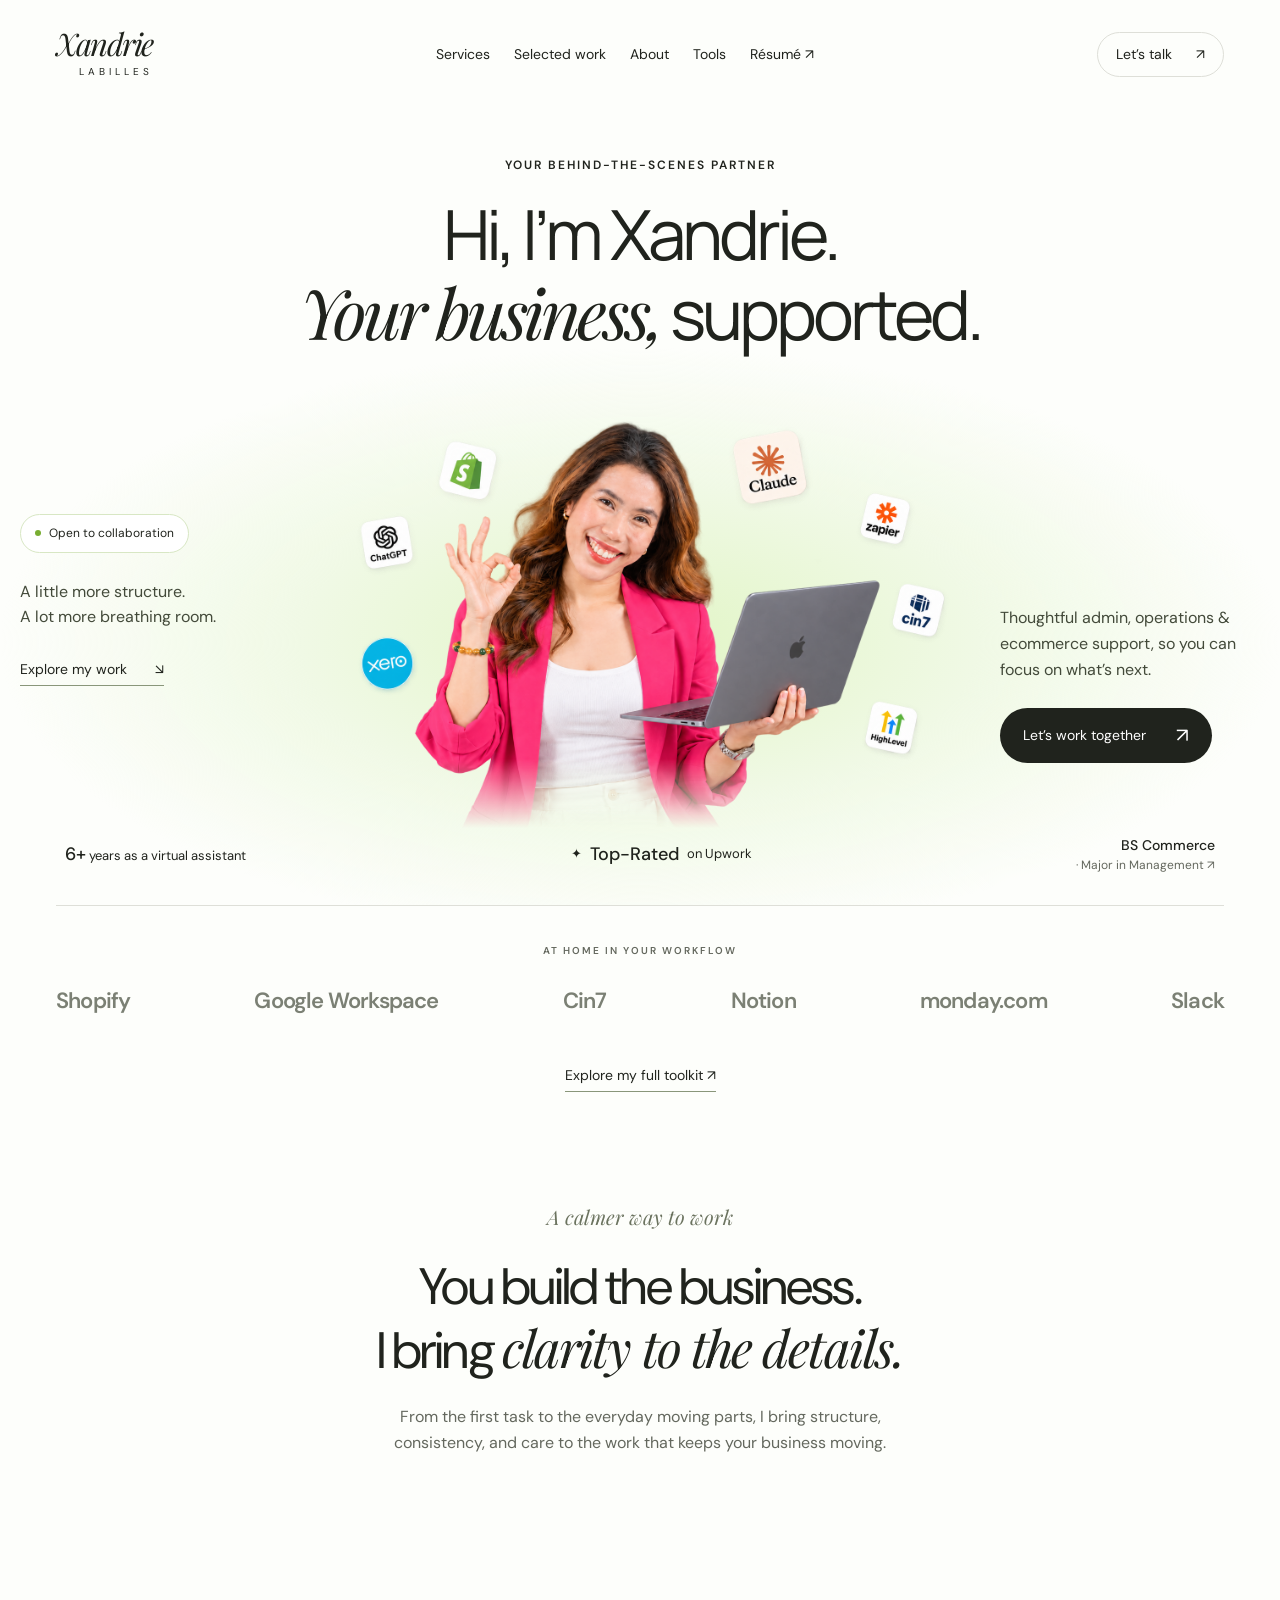
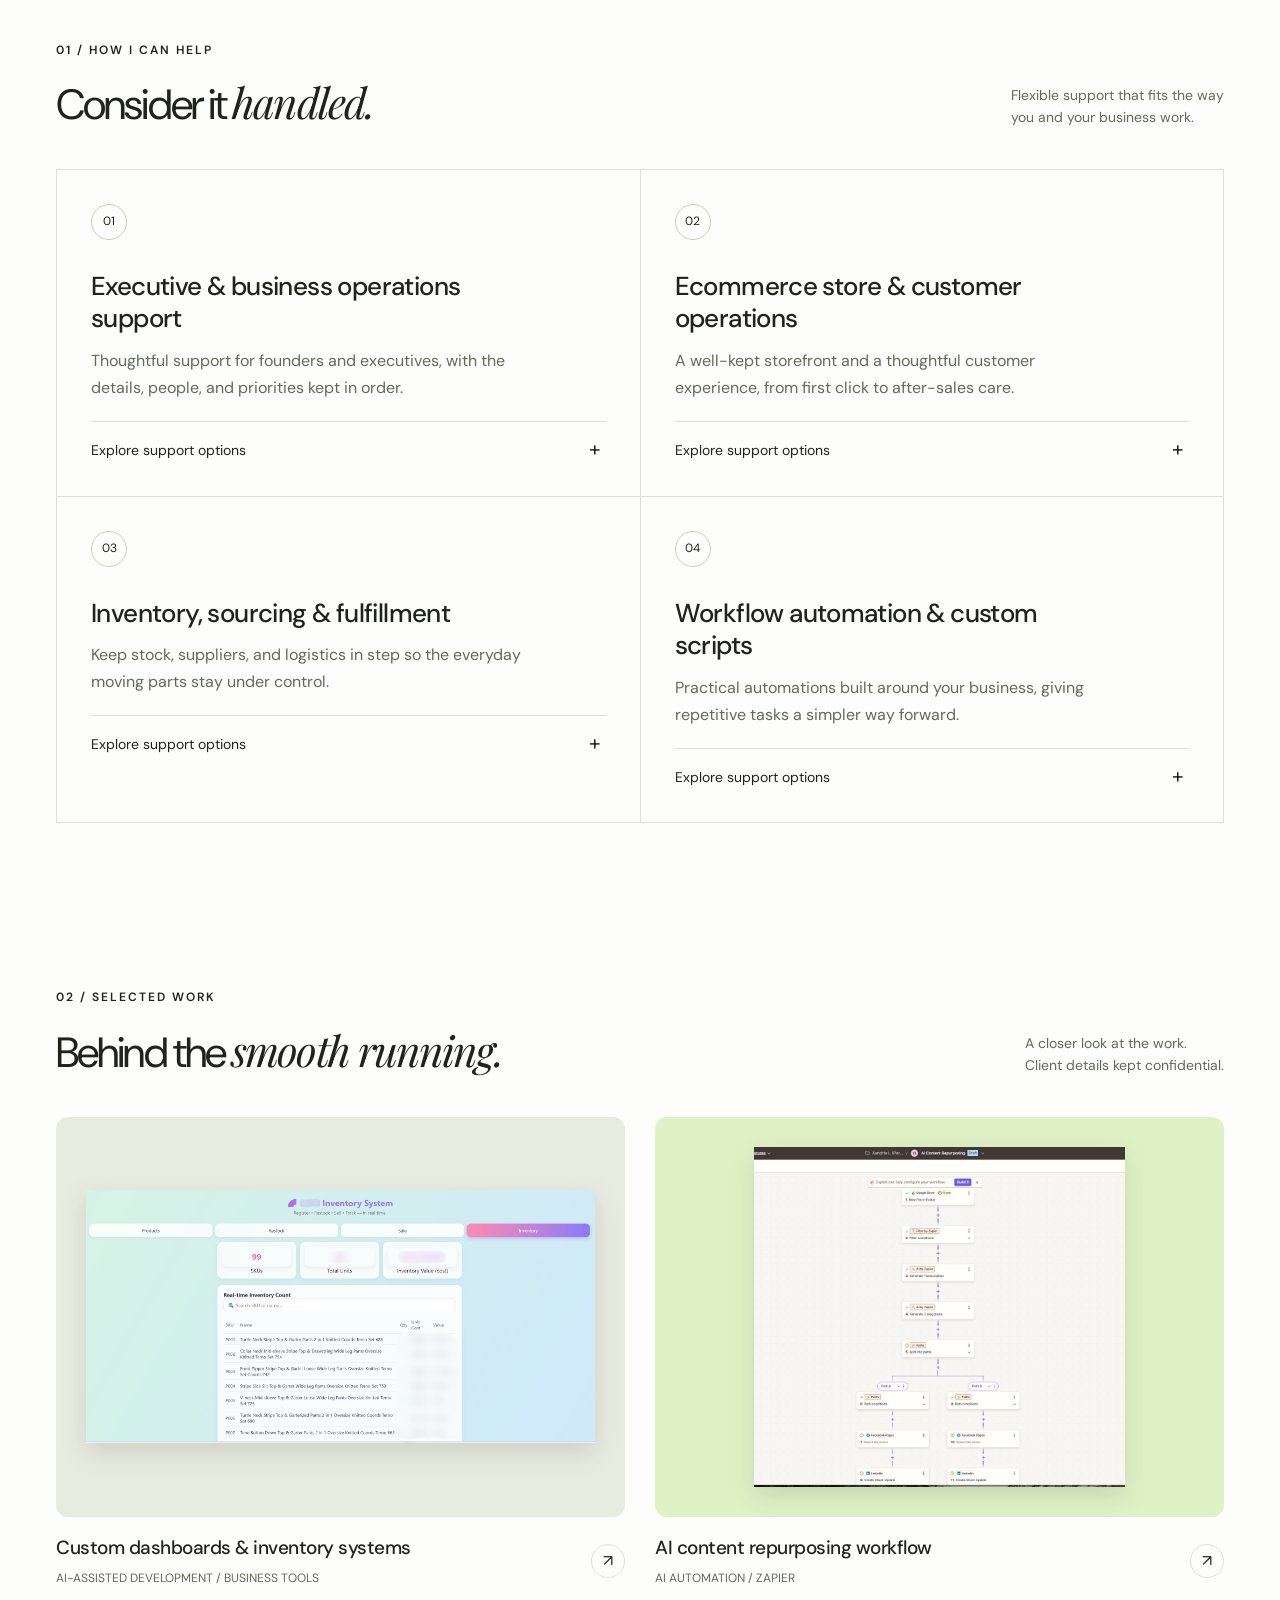
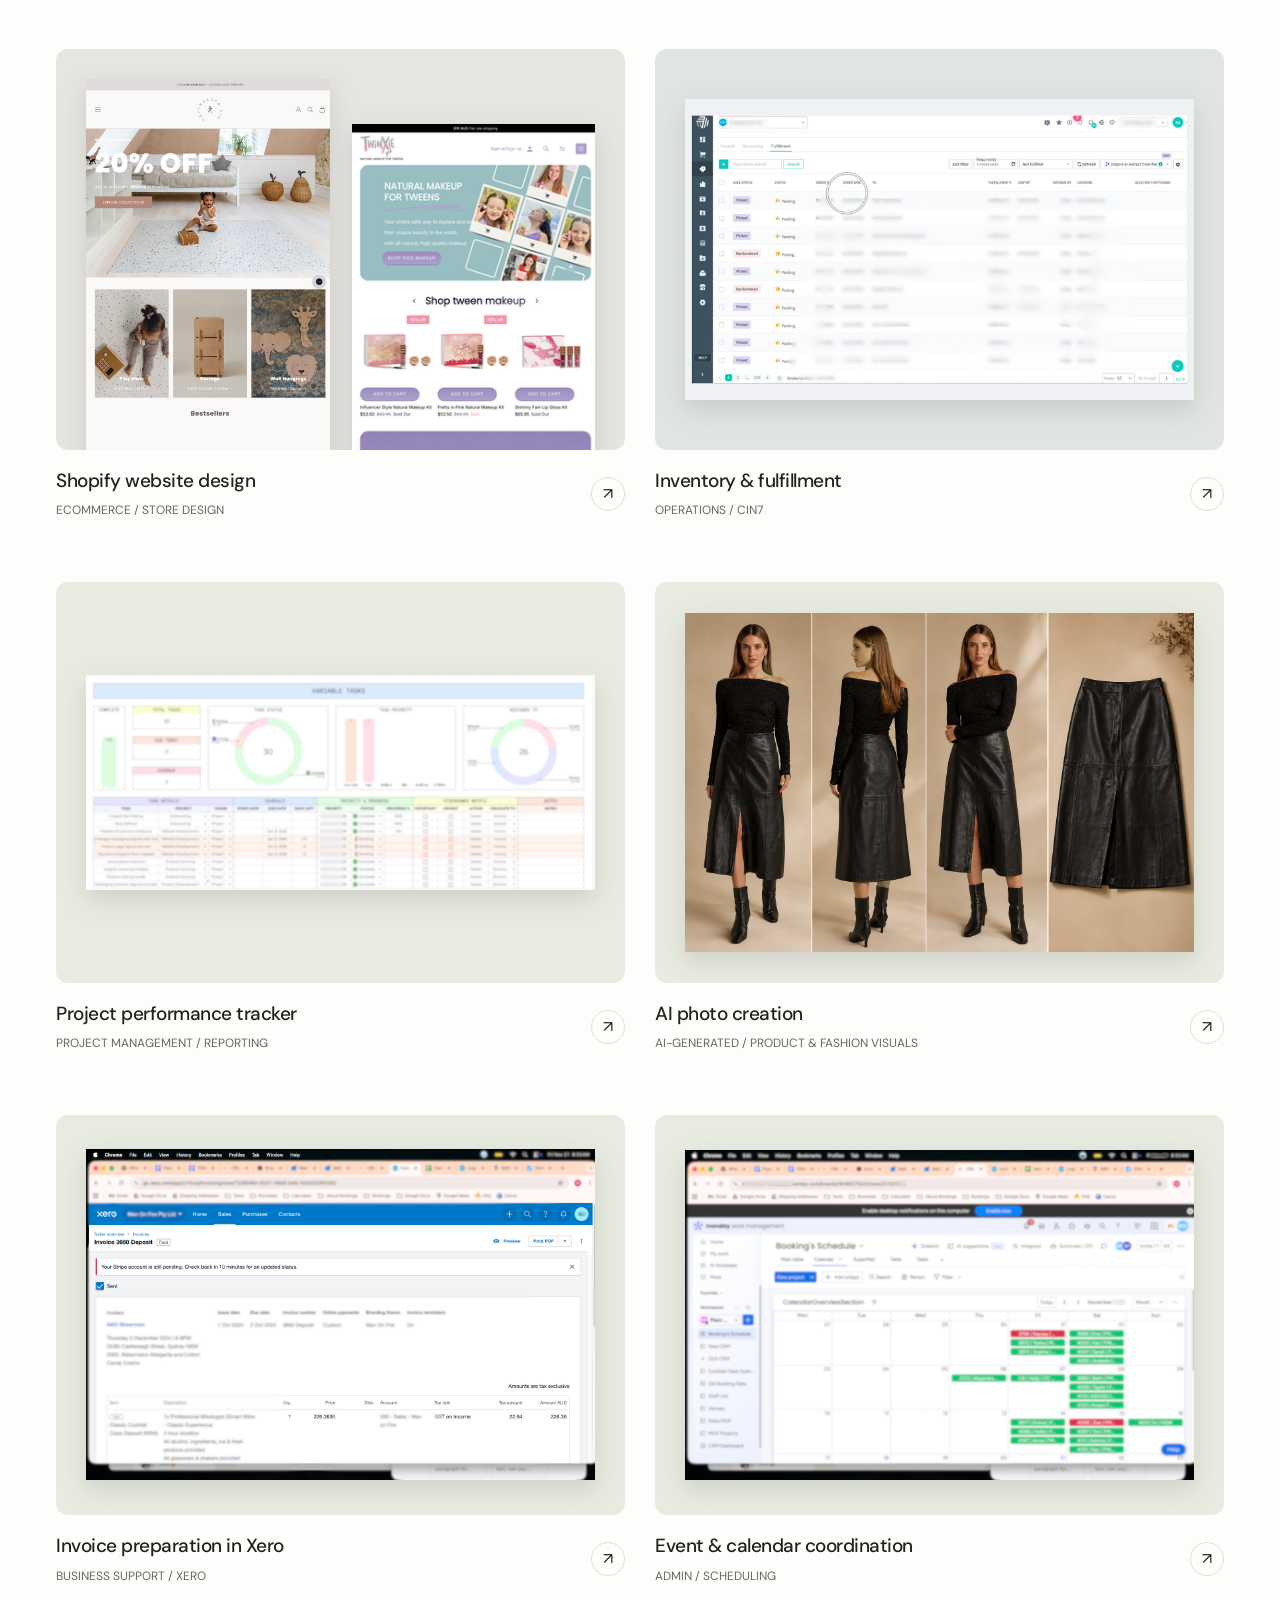
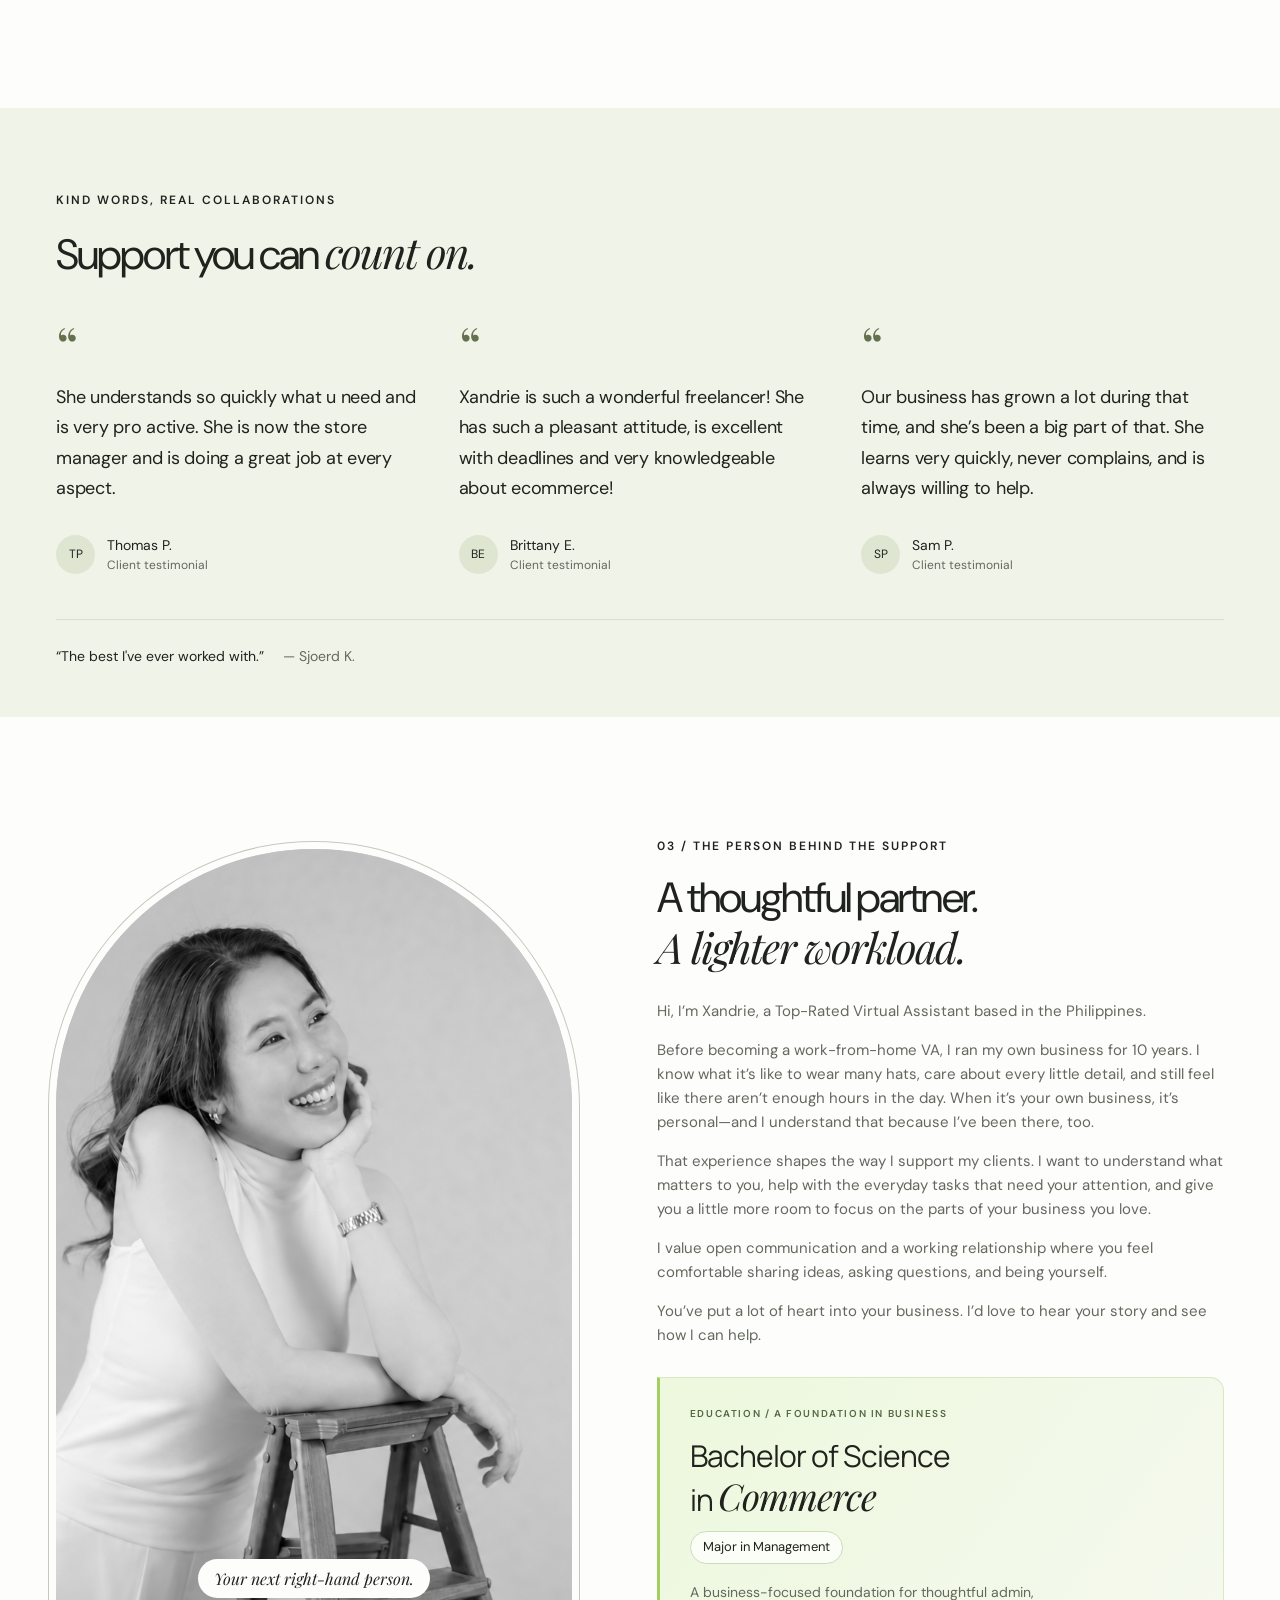
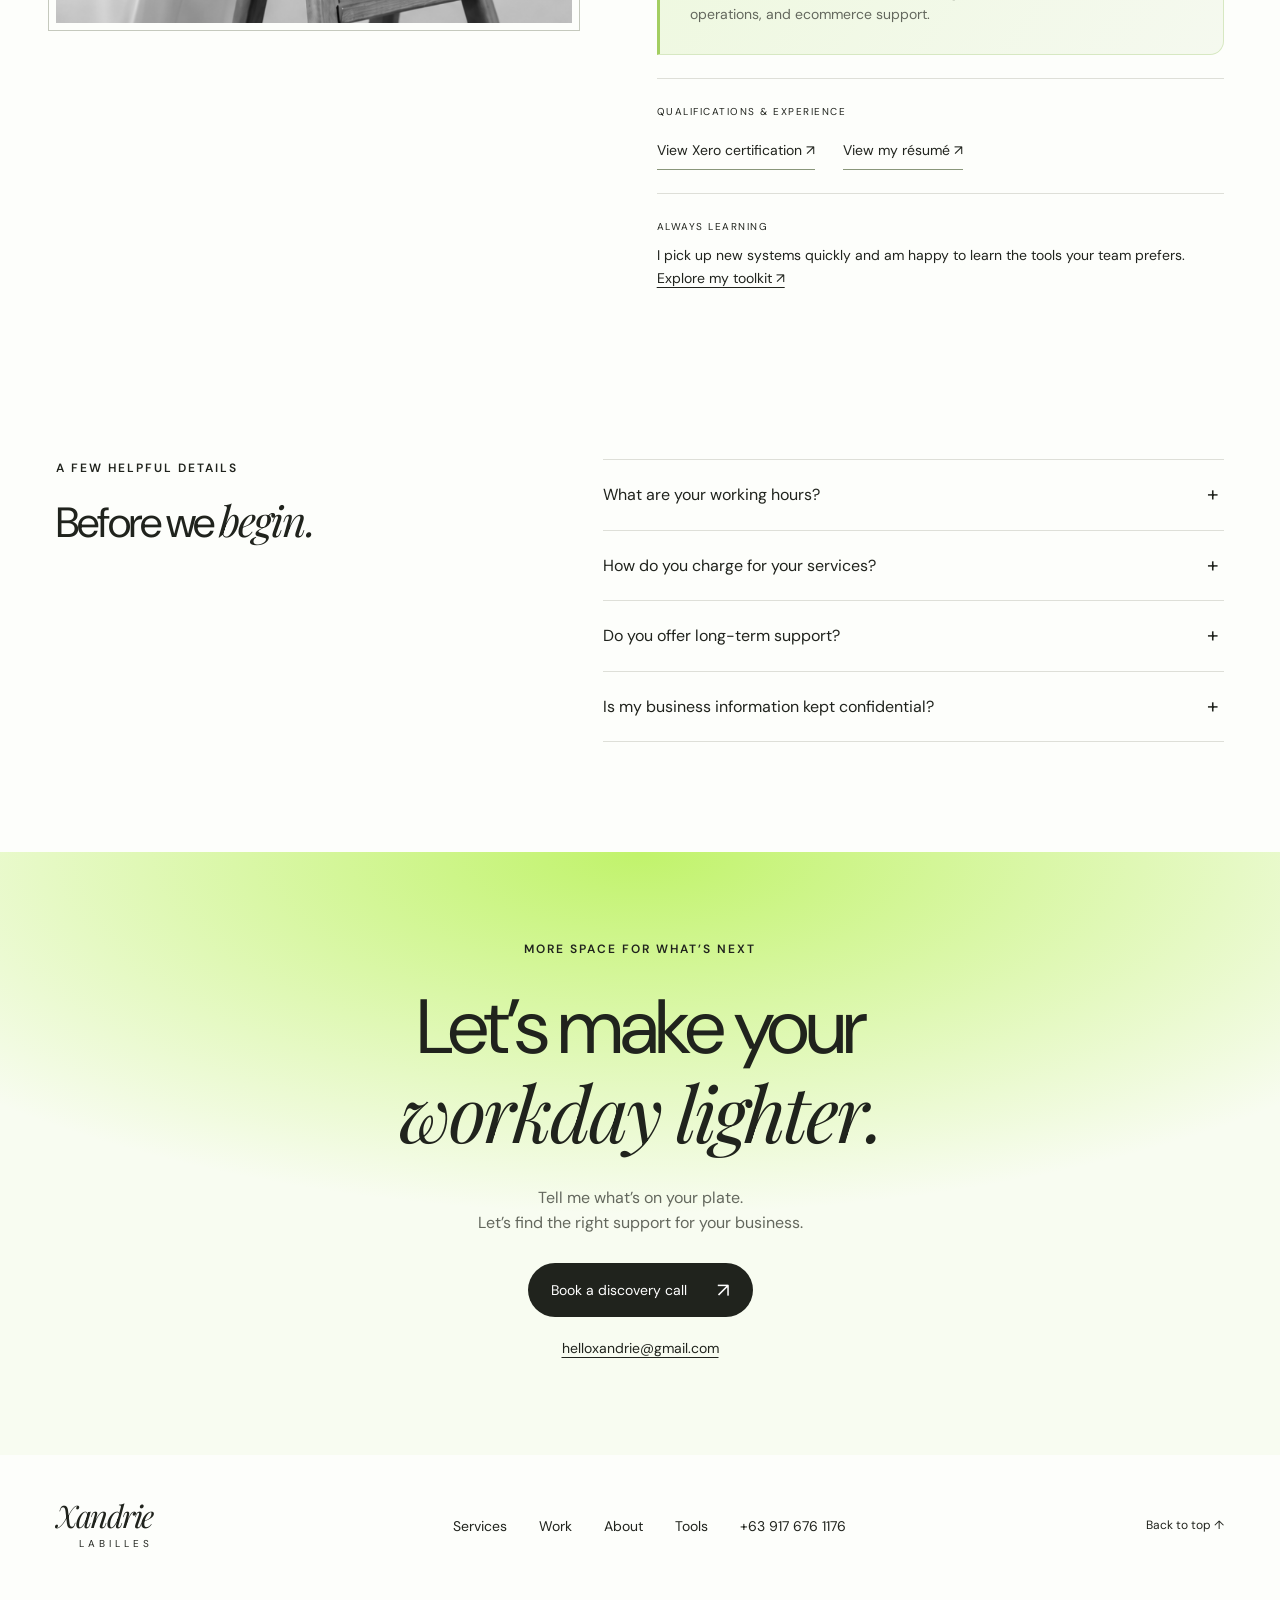
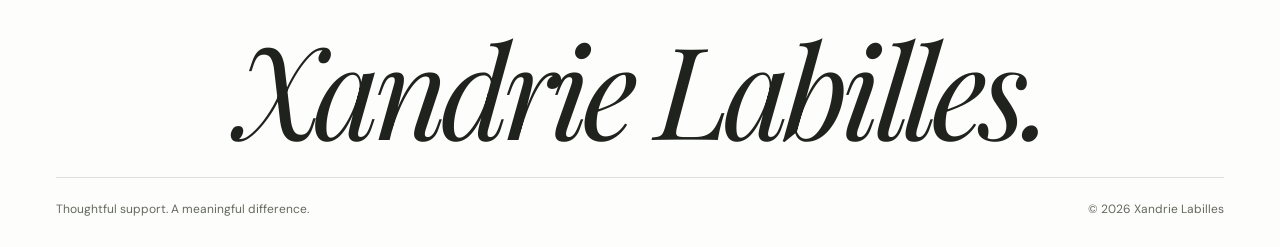
<file: index.html>
<!doctype html>
<html lang="en"><head><meta charset="utf-8"><meta name="viewport" content="width=device-width,initial-scale=1"><meta name="description" content="Xandrie Labilles — virtual assistance, ecommerce management and operations support. Thoughtful support for a business that runs smoothly."><title>Xandrie Labilles — Virtual Assistant & Operations Partner</title><link rel="icon" href="data:image/svg+xml,%3Csvg xmlns='http://www.w3.org/2000/svg' viewBox='0 0 40 40'%3E%3Crect width='40' height='40' rx='20' fill='%23c1f36b'/%3E%3Ctext x='20' y='29' text-anchor='middle' font-family='Georgia' font-size='30'%3Ex%3C/text%3E%3C/svg%3E"><link rel="stylesheet" href="style.css"></head>
<body><a class="skip" href="#main">Skip to content</a><header class="header"><a class="wordmark" href="#">Xandrie<span>LABILLES</span></a><nav aria-label="Main navigation"><a href="#services">Services</a><a href="#work">Selected work</a><a href="#about">About</a><a href="tools.html">Tools</a><a href="https://drive.google.com/file/d/17npzmpxxBXghj1EdrGjzQlkKuxy_AsqS/view?usp=sharing" target="_blank" rel="noopener">Résumé ↗</a></nav><a class="small-cta" href="#contact">Let’s talk <span>↗</span></a></header>
<main id="main"><section class="hero"><div class="hero-top"><span class="eyebrow">YOUR BEHIND-THE-SCENES PARTNER</span><h1>Hi, I’m Xandrie.<br><em>Your business,</em> supported.</h1></div><div class="hero-scene"><div class="hero-note"><span class="pill">Open to collaboration</span><p>A little more structure.<br>A lot more breathing room.</p><a class="text-link" href="#work">Explore my work <span>↘</span></a></div><div class="portrait"><img src="assets/xandrie-pink-toolkit.png" alt="Xandrie in a pink blazer holding an Apple laptop, with subtle tool logos" fetchpriority="high"></div><div class="hero-note right"><p>Thoughtful admin, operations & ecommerce support, so you can focus on what’s next.</p><a class="button" href="https://calendar.app.google/MyCM24diuwZyKkNA6" target="_blank" rel="noopener">Let’s work together <span>↗</span></a></div></div><div class="credentials wrap"><span><strong>6+</strong> years as a virtual assistant</span><span class="upwork">✦ <strong>Top-Rated</strong> on Upwork</span><a class="education-proof" href="#education">BS Commerce <span>· Major in Management ↗</span></a></div></section>
<section class="tools wrap" aria-label="Tools I work with"><span class="eyebrow">AT HOME IN YOUR WORKFLOW</span><div><span>Shopify</span><span>Google Workspace</span><span>Cin7</span><span>Notion</span><span>monday.com</span><span>Slack</span></div></section>
<div class="tools-link wrap"><a class="text-link" href="tools.html">Explore my full toolkit ↗</a></div><section class="intro wrap"><span class="script-label">A calmer way to work</span><h2>You build the business.<br>I bring <em>clarity to the details.</em></h2><p>From the first task to the everyday moving parts, I bring structure, consistency, and care to the work that keeps your business moving.</p></section>
<section class="services wrap section" id="services"><div class="section-heading"><div><span class="eyebrow">01 / HOW I CAN HELP</span><h2>Consider it <em>handled.</em></h2></div><p>Flexible support that fits the way<br>you and your business work.</p></div><div class="service-grid expanded-services"><article><span class="service-icon">01</span><h3>Executive & business operations support</h3><p>Thoughtful support for founders and executives, with the details, people, and priorities kept in order.</p><details class="service-details"><summary>Explore support options</summary><ul><li>Inbox management, email organization, and draft responses</li><li>Calendar management and appointment scheduling</li><li>Direct founder support and priority tracking</li><li>Meeting preparation, agendas, notes, and action-item follow-ups</li><li>Travel planning and itinerary preparation</li><li>Project tracking, team coordination, and operational follow-ups</li><li>Hiring coordination and recruitment support</li><li>Business setup and launch coordination</li><li>Process documentation and operational trackers</li><li>Research, document preparation, and presentation support</li><li>Event coordination and run sheet creation</li><li>Invoice preparation and tracking in Xero or similar platforms</li></ul></details></article><article><span class="service-icon">02</span><h3>Ecommerce store & customer operations</h3><p>A well-kept storefront and a thoughtful customer experience, from first click to after-sales care.</p><details class="service-details"><summary>Explore support options</summary><ul><li>Shopify store creation and setup</li><li>Landing page and product page creation</li><li>Product listing management</li><li>Product photo preparation and copy review</li><li>Pre-order setup and management</li><li>Order processing and fulfillment coordination</li><li>Customer support, order inquiries, and delivery updates</li><li>Returns, exchanges, and refund coordination</li><li>New product research</li><li>Ecommerce data analysis and reporting</li><li>Social media content preparation</li></ul></details></article><article><span class="service-icon">03</span><h3>Inventory, sourcing & fulfillment</h3><p>Keep stock, suppliers, and logistics in step so the everyday moving parts stay under control.</p><details class="service-details"><summary>Explore support options</summary><ul><li>Inventory management and tracking</li><li>Inventory forecasting and replenishment planning</li><li>Supplier sourcing and research</li><li>Supplier communication and follow-ups</li><li>Third-party logistics (3PL) coordination</li><li>Stock availability and shipment tracking</li></ul></details></article><article><span class="service-icon">04</span><h3>Workflow automation & custom scripts</h3><p>Practical automations built around your business, giving repetitive tasks a simpler way forward.</p><details class="service-details"><summary>Explore support options</summary><ul><li>Custom scripts for recurring business tasks</li><li>AI-assisted dashboards and custom inventory systems</li><li>Data cleanup, formatting, and file processing</li><li>Automated reports and tracker updates</li><li>Task reminders and follow-up workflows</li><li>App integrations and data transfers</li><li>Automation testing, troubleshooting, and documentation</li></ul></details></article></div></section>
<section class="work section wrap" id="work"><div class="section-heading"><div><span class="eyebrow">02 / SELECTED WORK</span><h2>Behind the <em>smooth running.</em></h2></div><p>A closer look at the work.<br>Client details kept confidential.</p></div><div class="work-grid" id="projects"></div></section>
<section class="testimonials section"><div class="wrap"><span class="eyebrow">KIND WORDS, REAL COLLABORATIONS</span><h2>Support you can <em>count on.</em></h2><div class="quotes"><figure><span class="quote-mark">“</span><blockquote>She understands so quickly what u need and is very pro active. She is now the store manager and is doing a great job at every aspect.</blockquote><figcaption><span class="initial">TP</span><div>Thomas P.<small>Client testimonial</small></div></figcaption></figure><figure><span class="quote-mark">“</span><blockquote>Xandrie is such a wonderful freelancer! She has such a pleasant attitude, is excellent with deadlines and very knowledgeable about ecommerce!</blockquote><figcaption><span class="initial">BE</span><div>Brittany E.<small>Client testimonial</small></div></figcaption></figure><figure><span class="quote-mark">“</span><blockquote>Our business has grown a lot during that time, and she’s been a big part of that. She learns very quickly, never complains, and is always willing to help.</blockquote><figcaption><span class="initial">SP</span><div>Sam P.<small>Client testimonial</small></div></figcaption></figure></div><p class="short-quote">“The best I've ever worked with.” <span>— Sjoerd K.</span></p></div></section>
<section class="about section wrap" id="about"><div class="about-photo"><img src="assets/about-clean.png" alt="Xandrie seated in her studio portrait" width="1536" height="1024" loading="lazy"><span class="photo-label">Your next right-hand person.</span></div><div class="about-copy"><span class="eyebrow">03 / THE PERSON BEHIND THE SUPPORT</span><h2>A thoughtful partner.<br><em>A lighter workload.</em></h2><p>Hi, I’m Xandrie, a Top-Rated Virtual Assistant based in the Philippines.</p><p>Before becoming a work-from-home VA, I ran my own business for 10 years. I know what it’s like to wear many hats, care about every little detail, and still feel like there aren’t enough hours in the day. When it’s your own business, it’s personal—and I understand that because I’ve been there, too.</p><p>That experience shapes the way I support my clients. I want to understand what matters to you, help with the everyday tasks that need your attention, and give you a little more room to focus on the parts of your business you love.</p><p>I value open communication and a working relationship where you feel comfortable sharing ideas, asking questions, and being yourself.</p><p>You’ve put a lot of heart into your business. I’d love to hear your story and see how I can help.</p><section class="education-card" id="education" aria-labelledby="education-title"><span class="eyebrow">EDUCATION / A FOUNDATION IN BUSINESS</span><h3 id="education-title">Bachelor of Science<br>in <em>Commerce</em></h3><span class="degree-major">Major in Management</span><p>A business-focused foundation for thoughtful admin, operations, and ecommerce support.</p></section><div class="about-detail"><span>QUALIFICATIONS & EXPERIENCE</span><div class="document-links"><a class="text-link" href="https://drive.google.com/file/d/1bApDbRTk-ZzCwCm_VyDQtkLoA13Krx0O/view?usp=drive_link" target="_blank" rel="noopener">View Xero certification ↗</a><a class="text-link" href="https://drive.google.com/file/d/17npzmpxxBXghj1EdrGjzQlkKuxy_AsqS/view?usp=sharing" target="_blank" rel="noopener">View my résumé ↗</a></div></div><div class="about-detail"><span>ALWAYS LEARNING</span><p>I pick up new systems quickly and am happy to learn the tools your team prefers. <a href="tools.html" class="inline-link">Explore my toolkit ↗</a></p></div></div></section>
<section class="faq wrap section"><div><span class="eyebrow">A FEW HELPFUL DETAILS</span><h2>Before we <em>begin.</em></h2></div><div class="questions"><details><summary>What are your working hours?</summary><p>My availability is flexible and can be adjusted based on your business needs and time zone.</p></details><details><summary>How do you charge for your services?</summary><p>Pricing depends on the scope, workload, and project requirements. <a href="mailto:helloxandrie@gmail.com">Tell me what you need</a> and we can discuss the right arrangement.</p></details><details><summary>Do you offer long-term support?</summary><p>Yes. I prefer long-term collaborations and ongoing support arrangements.</p></details><details><summary>Is my business information kept confidential?</summary><p>Absolutely. All client data and business information are handled with strict confidentiality.</p></details></div></section>
<section class="contact" id="contact"><span class="eyebrow">MORE SPACE FOR WHAT’S NEXT</span><h2>Let’s make your<br><em>workday lighter.</em></h2><p>Tell me what’s on your plate.<br>Let’s find the right support for your business.</p><a class="button" href="https://calendar.app.google/MyCM24diuwZyKkNA6" target="_blank" rel="noopener">Book a discovery call <span>↗</span></a><a class="email" href="mailto:helloxandrie@gmail.com">helloxandrie@gmail.com</a></section></main>
<footer class="wrap"><div class="footer-top"><a href="#" class="wordmark">Xandrie<span>LABILLES</span></a><nav aria-label="Footer navigation"><a href="#services">Services</a><a href="#work">Work</a><a href="#about">About</a><a href="tools.html">Tools</a><a href="tel:+639176761176">+63 917 676 1176</a></nav><a class="back-top" href="#">Back to top ↑</a></div><div class="footer-name" aria-hidden="true">Xandrie Labilles.</div><div class="footer-bottom"><span>Thoughtful support. A meaningful difference.</span><span>© <span id="year">2026</span> Xandrie Labilles</span></div></footer>
<dialog id="project-dialog" aria-labelledby="project-title"><button class="close" type="button" aria-label="Close project">×</button><div class="dialog-image"><img id="project-image" alt=""></div><div class="dialog-copy"><span id="project-category" class="eyebrow"></span><h2 id="project-title"></h2><p id="project-description"></p><p class="confidential">Work sample from my portfolio. Client details are kept confidential.</p></div></dialog><script src="script.js"></script></body></html>
</file>
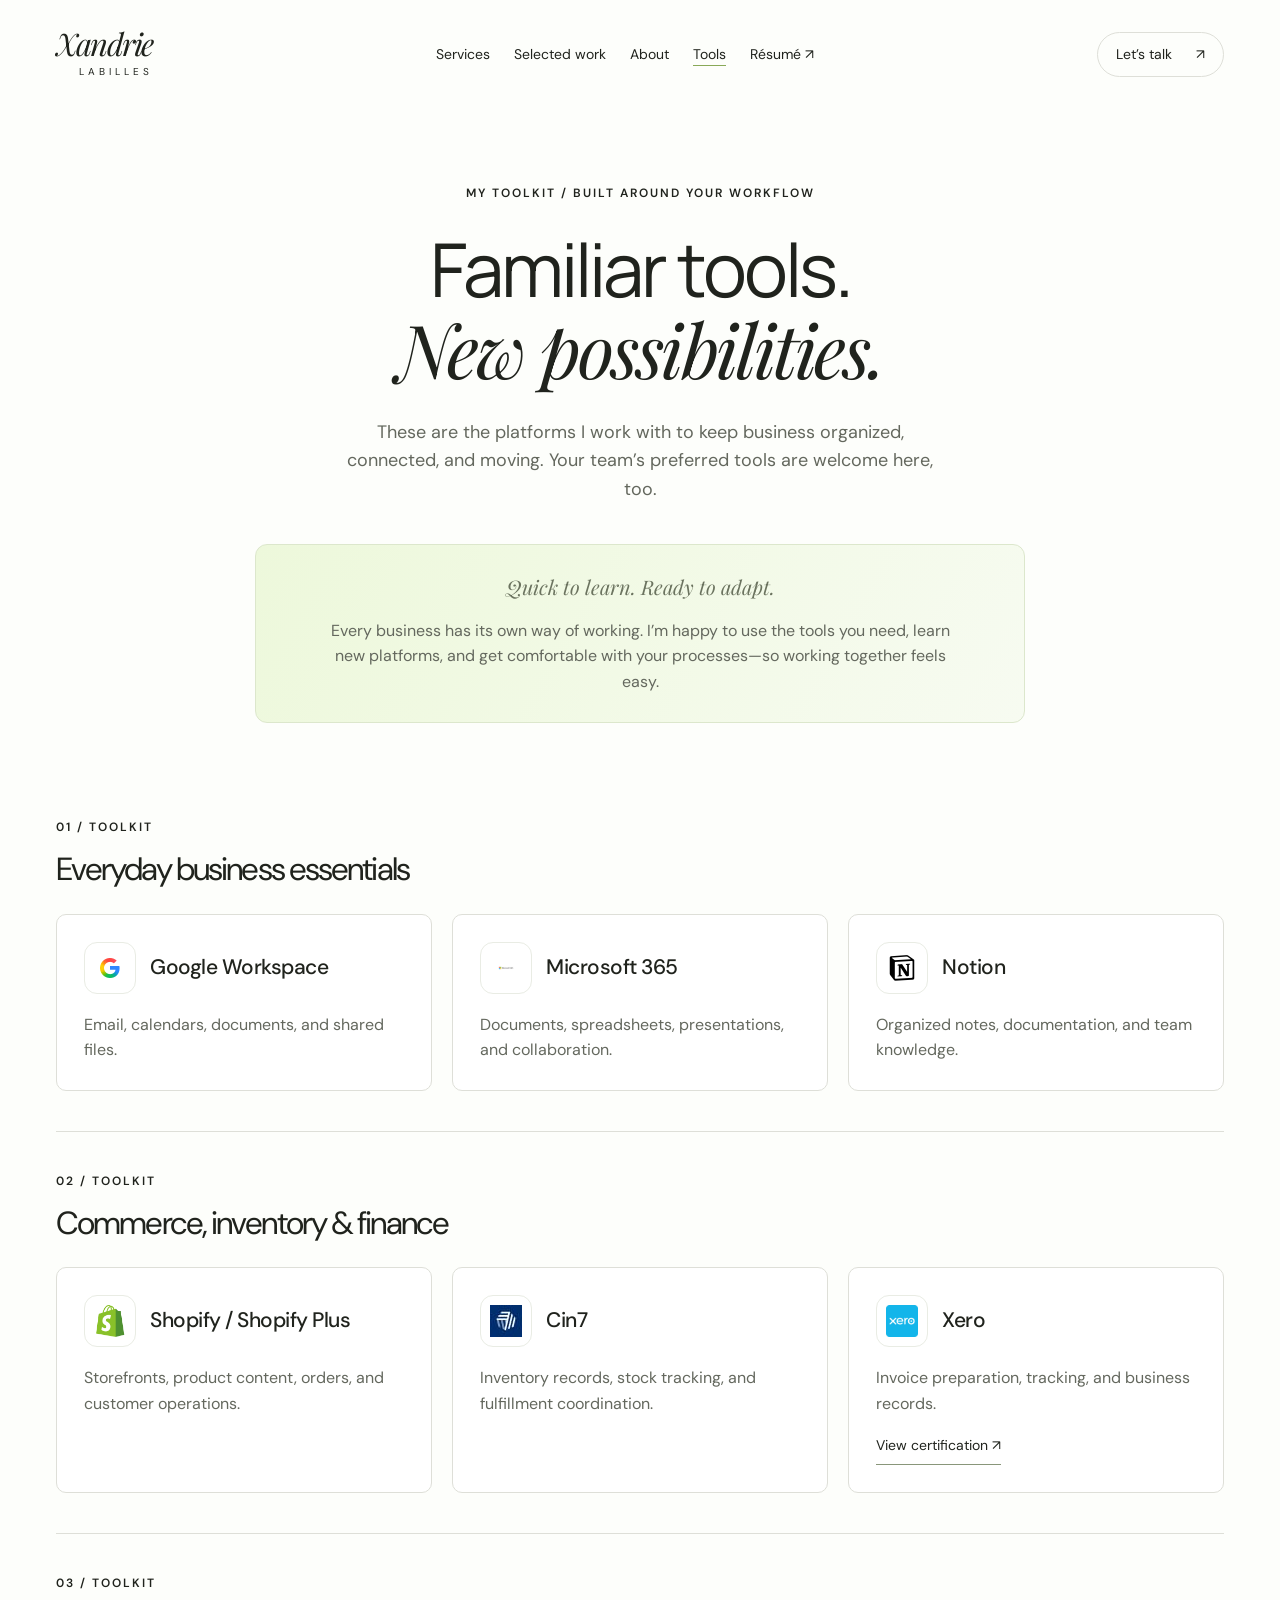
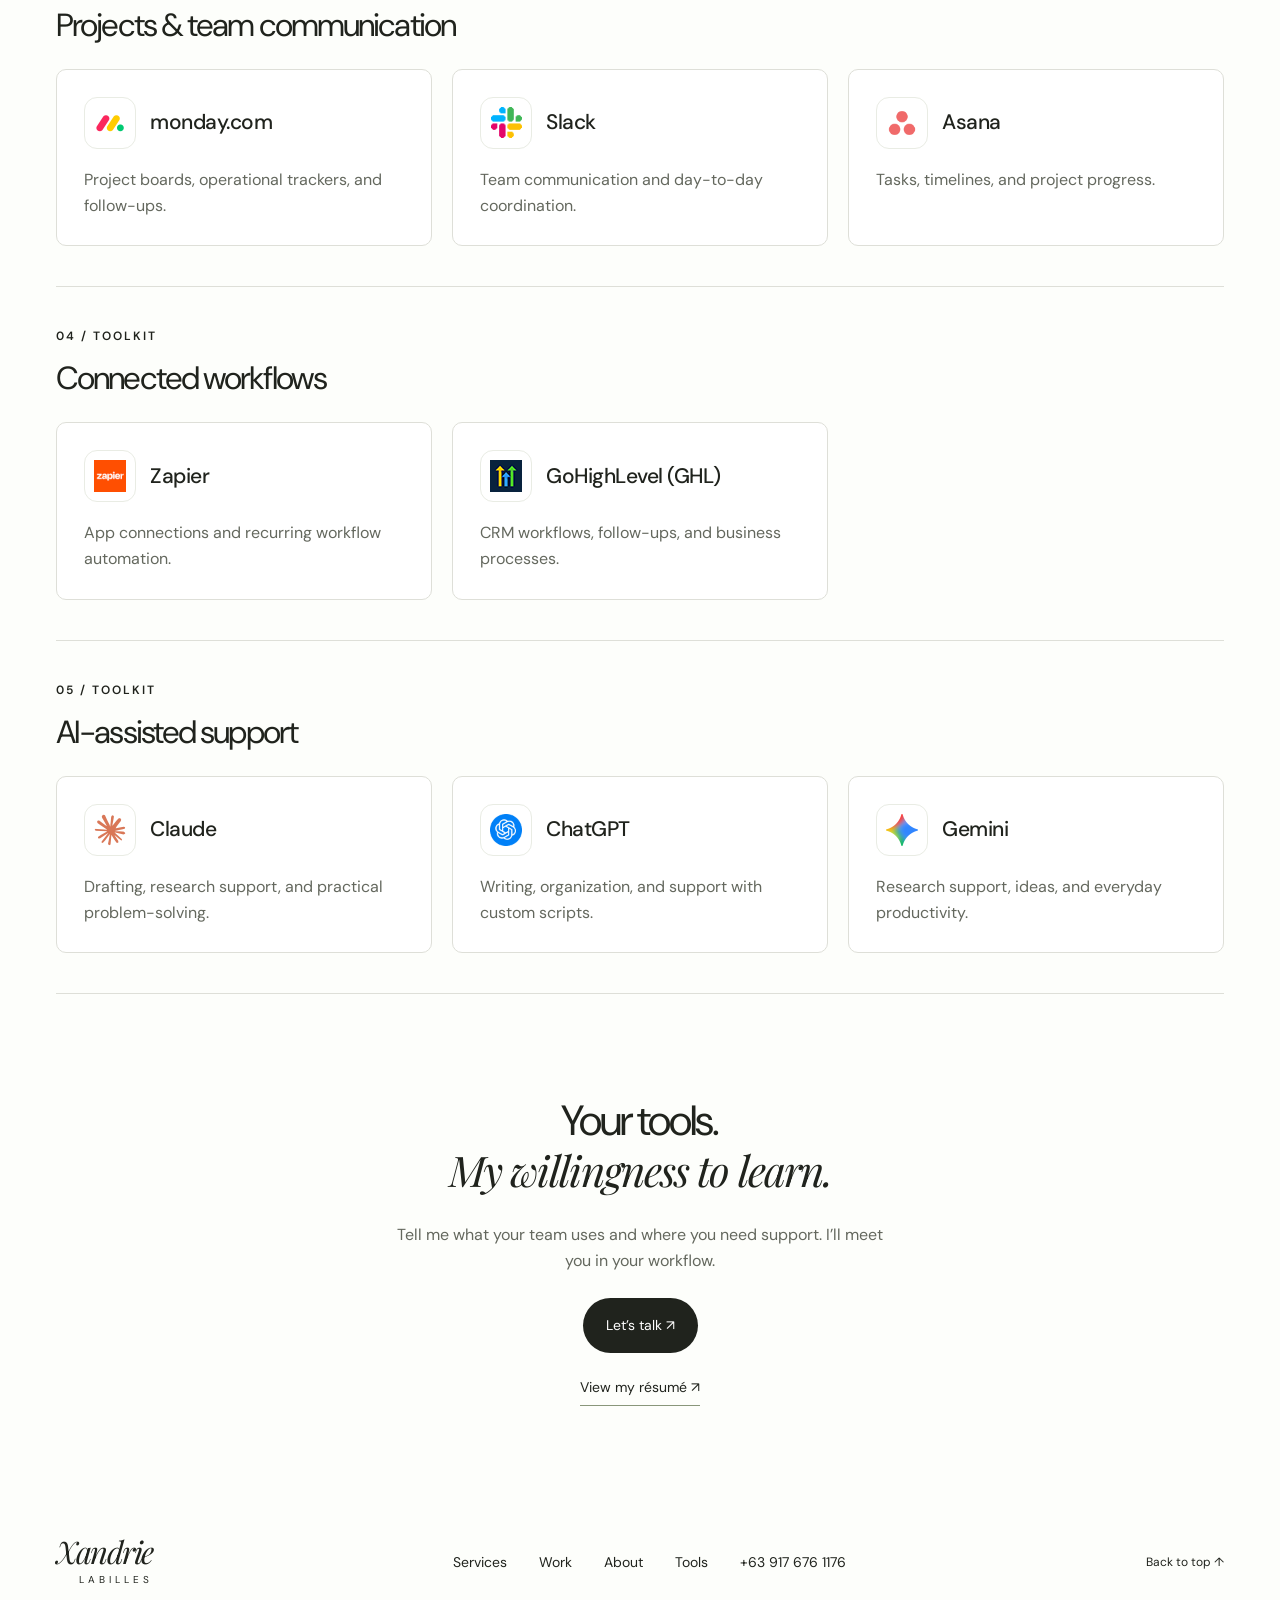
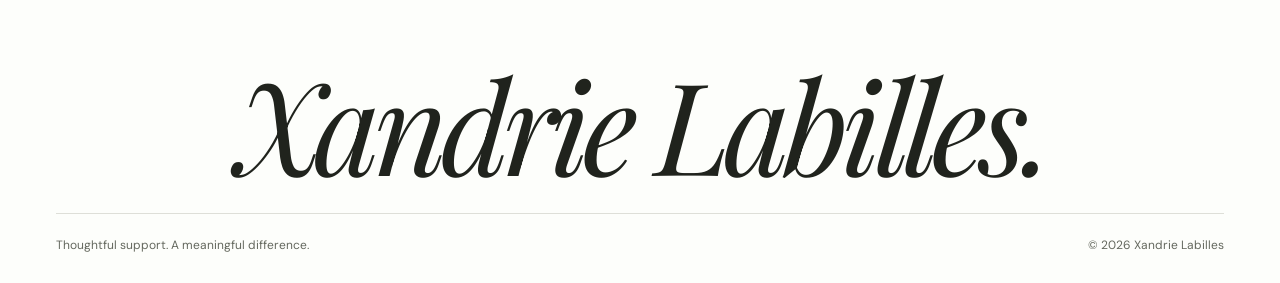
<file: tools.html>
<!doctype html>
<html lang="en"><head><meta charset="utf-8"><meta name="viewport" content="width=device-width,initial-scale=1"><meta name="description" content="Explore the tools Xandrie uses for business operations, ecommerce, project coordination, and automation. Adaptable support for your preferred workflow."><title>Tools & Platforms — Xandrie Labilles</title><link rel="icon" href="data:image/svg+xml,%3Csvg xmlns='http://www.w3.org/2000/svg' viewBox='0 0 40 40'%3E%3Crect width='40' height='40' rx='20' fill='%23c1f36b'/%3E%3Ctext x='20' y='29' text-anchor='middle' font-family='Georgia' font-size='30'%3Ex%3C/text%3E%3C/svg%3E"><link rel="stylesheet" href="style.css"></head>
<body><a class="skip" href="#main">Skip to content</a><header class="header"><a class="wordmark" href="index.html#">Xandrie<span>LABILLES</span></a><nav aria-label="Main navigation"><a href="index.html#services">Services</a><a href="index.html#work">Selected work</a><a href="index.html#about">About</a><a href="tools.html" aria-current="page">Tools</a><a href="https://drive.google.com/file/d/17npzmpxxBXghj1EdrGjzQlkKuxy_AsqS/view?usp=sharing" target="_blank" rel="noopener">Résumé ↗</a></nav><a class="small-cta" href="index.html#contact">Let’s talk <span>↗</span></a></header><main id="main"><section class="toolkit-intro wrap"><span class="eyebrow">MY TOOLKIT / BUILT AROUND YOUR WORKFLOW</span><h1>Familiar tools.<br><em>New possibilities.</em></h1><p>These are the platforms I work with to keep business organized, connected, and moving. Your team’s preferred tools are welcome here, too.</p><div class="learning-note"><span class="script-label">Quick to learn. Ready to adapt.</span><p>Every business has its own way of working. I’m happy to use the tools you need, learn new platforms, and get comfortable with your processes—so working together feels easy.</p></div></section><div class="toolkit-groups wrap"><section class="toolkit-group"><div class="toolkit-heading"><span class="eyebrow">01 / TOOLKIT</span><h2>Everyday business essentials</h2></div><div class="toolkit-grid"><article><div class="tool-brand"><span class="tool-logo"><img src="assets/logos/google-workspace.png" alt="" width="32" height="32" loading="lazy"></span><h3>Google Workspace</h3></div><p>Email, calendars, documents, and shared files.</p></article><article><div class="tool-brand"><span class="tool-logo"><img src="assets/logos/microsoft-365.png" alt="" width="32" height="32" loading="lazy"></span><h3>Microsoft 365</h3></div><p>Documents, spreadsheets, presentations, and collaboration.</p></article><article><div class="tool-brand"><span class="tool-logo"><img src="assets/logos/notion.png" alt="" width="32" height="32" loading="lazy"></span><h3>Notion</h3></div><p>Organized notes, documentation, and team knowledge.</p></article></div></section><section class="toolkit-group"><div class="toolkit-heading"><span class="eyebrow">02 / TOOLKIT</span><h2>Commerce, inventory & finance</h2></div><div class="toolkit-grid"><article><div class="tool-brand"><span class="tool-logo"><img src="assets/logos/shopify.png" alt="" width="32" height="32" loading="lazy"></span><h3>Shopify / Shopify Plus</h3></div><p>Storefronts, product content, orders, and customer operations.</p></article><article><div class="tool-brand"><span class="tool-logo"><img src="assets/logos/cin7.jpg" alt="" width="32" height="32" loading="lazy"></span><h3>Cin7</h3></div><p>Inventory records, stock tracking, and fulfillment coordination.</p></article><article><div class="tool-brand"><span class="tool-logo"><img src="assets/logos/xero.png" alt="" width="32" height="32" loading="lazy"></span><h3>Xero</h3></div><p>Invoice preparation, tracking, and business records.</p><a class="text-link" href="https://drive.google.com/file/d/1bApDbRTk-ZzCwCm_VyDQtkLoA13Krx0O/view?usp=drive_link" target="_blank" rel="noopener">View certification ↗</a></article></div></section><section class="toolkit-group"><div class="toolkit-heading"><span class="eyebrow">03 / TOOLKIT</span><h2>Projects & team communication</h2></div><div class="toolkit-grid"><article><div class="tool-brand"><span class="tool-logo"><img src="assets/logos/monday.png" alt="" width="32" height="32" loading="lazy"></span><h3>monday.com</h3></div><p>Project boards, operational trackers, and follow-ups.</p></article><article><div class="tool-brand"><span class="tool-logo"><img src="assets/logos/slack.png" alt="" width="32" height="32" loading="lazy"></span><h3>Slack</h3></div><p>Team communication and day-to-day coordination.</p></article><article><div class="tool-brand"><span class="tool-logo"><img src="assets/logos/asana.ico" alt="" width="32" height="32" loading="lazy"></span><h3>Asana</h3></div><p>Tasks, timelines, and project progress.</p></article></div></section><section class="toolkit-group"><div class="toolkit-heading"><span class="eyebrow">04 / TOOLKIT</span><h2>Connected workflows</h2></div><div class="toolkit-grid"><article><div class="tool-brand"><span class="tool-logo"><img src="assets/logos/zapier.ico" alt="" width="32" height="32" loading="lazy"></span><h3>Zapier</h3></div><p>App connections and recurring workflow automation.</p></article><article><div class="tool-brand"><span class="tool-logo"><img src="assets/logos/highlevel.png" alt="" width="32" height="32" loading="lazy"></span><h3>GoHighLevel (GHL)</h3></div><p>CRM workflows, follow-ups, and business processes.</p></article></div></section><section class="toolkit-group"><div class="toolkit-heading"><span class="eyebrow">05 / TOOLKIT</span><h2>AI-assisted support</h2></div><div class="toolkit-grid"><article><div class="tool-brand"><span class="tool-logo"><img src="assets/logos/claude.png" alt="" width="32" height="32" loading="lazy"></span><h3>Claude</h3></div><p>Drafting, research support, and practical problem-solving.</p></article><article><div class="tool-brand"><span class="tool-logo"><img src="assets/logos/chatgpt.png" alt="" width="32" height="32" loading="lazy"></span><h3>ChatGPT</h3></div><p>Writing, organization, and support with custom scripts.</p></article><article><div class="tool-brand"><span class="tool-logo"><img src="assets/logos/gemini.png" alt="" width="32" height="32" loading="lazy"></span><h3>Gemini</h3></div><p>Research support, ideas, and everyday productivity.</p></article></div></section></div><section class="toolkit-contact wrap"><h2>Your tools.<br><em>My willingness to learn.</em></h2><p>Tell me what your team uses and where you need support. I’ll meet you in your workflow.</p><a class="button" href="index.html#contact">Let’s talk ↗</a><a class="text-link" href="https://drive.google.com/file/d/17npzmpxxBXghj1EdrGjzQlkKuxy_AsqS/view?usp=sharing" target="_blank" rel="noopener">View my résumé ↗</a></section></main><footer class="wrap"><div class="footer-top"><a href="index.html#" class="wordmark">Xandrie<span>LABILLES</span></a><nav aria-label="Footer navigation"><a href="index.html#services">Services</a><a href="index.html#work">Work</a><a href="index.html#about">About</a><a href="tools.html">Tools</a><a href="tel:+639176761176">+63 917 676 1176</a></nav><a class="back-top" href="index.html#">Back to top ↑</a></div><div class="footer-name" aria-hidden="true">Xandrie Labilles.</div><div class="footer-bottom"><span>Thoughtful support. A meaningful difference.</span><span>© <span id="year">2026</span> Xandrie Labilles</span></div></footer></body></html>
</file>
<file: style.css>
@import url('https://fonts.googleapis.com/css2?family=DM+Sans:wght@400;450;500;550;600;650;700&family=Manrope:wght@400;500;600;700&family=Playfair+Display:ital,wght@1,400;1,500&display=swap');
:root{--ink:#20231d;--muted:#64685e;--lime:#c1f36b;--line:#dedfd8;--paper:#fdfefb;--serif:'Playfair Display',Georgia,serif;--sans:'DM Sans',Arial,sans-serif}*{box-sizing:border-box}html{scroll-behavior:smooth;scroll-padding-top:35px}body{margin:0;background:var(--paper);color:var(--ink);font:16px/1.6 var(--sans)}a{color:inherit;text-decoration:none}button{font:inherit}button,a,summary{-webkit-tap-highlight-color:transparent}a:focus-visible,button:focus-visible,summary:focus-visible{outline:3px solid #507d12;outline-offset:5px}::selection{background:var(--lime)}.wrap{max-width:1200px;margin:auto;width:calc(100% - 112px)}.header{max-width:1440px;margin:auto;display:flex;align-items:center;justify-content:space-between;padding:28px 56px}.wordmark{font:italic 31px/1 var(--serif);display:inline-block;letter-spacing:-1.5px}.wordmark span{display:block;font:10px/1.8 var(--sans);letter-spacing:4px;text-align:right;margin-top:4px}.header nav,.footer-top nav{display:flex;gap:32px;font-size:14px}.header nav a:hover,.footer-top a:hover{color:#567b20}.small-cta{border:1px solid var(--line);border-radius:30px;padding:10px 18px;font-size:14px}.small-cta span{margin-left:20px}.hero{background:radial-gradient(ellipse 55% 42% at 50% 67%,#c7fa83 0%,#e7fac9 48%,transparent 95%);text-align:center}.hero-top{padding:47px 24px 0}.eyebrow{font-size:12px;letter-spacing:2px;font-weight:600;display:block}.hero h1{font-family:'Manrope',var(--sans);font-size:clamp(44px,5.4vw,78px);font-weight:400;letter-spacing:-4px;line-height:1.11;margin:21px auto 0;max-width:1150px}.hero h1 em,h2 em{font-family:var(--serif);font-weight:400}.hero-scene{max-width:1190px;margin:35px auto 0;display:grid;grid-template-columns:1fr 380px 1fr;align-items:center;gap:55px;padding:0 20px}.portrait{height:393px;overflow:hidden;border-radius:180px 180px 8px 8px;position:relative;background:#ddd}.portrait img{width:100%;height:100%;object-fit:cover;filter:grayscale(1);object-position:50% 35%}.portrait:after{content:'';position:absolute;inset:70% 0 0;background:linear-gradient(transparent,#fdfefb)}.hero-note{text-align:left;font-size:16px;max-width:260px}.hero-note p{margin:26px 0;color:#434a3a}.hero-note.right{justify-self:end;align-self:end;padding-bottom:65px}.pill{background:#fff;border:1px solid #d8e7c4;border-radius:30px;padding:9px 14px;font-size:12px;display:inline-block}.pill:before{content:'';display:inline-block;width:6px;height:6px;border-radius:100%;background:#78ad31;margin:0 8px 1px 0}.text-link{font-size:14px;border-bottom:1px solid #89967a;padding-bottom:7px}.text-link span{margin-left:24px}.button{display:inline-flex;justify-content:center;align-items:center;gap:30px;background:var(--ink);color:white;padding:16px 23px;border-radius:32px;font-size:14px;transition:transform .2s,background .2s}.button:hover{background:#3e532d;transform:translateY(-3px)}.button span{font-size:20px;line-height:1}.credentials{max-width:1150px;margin:auto;padding:24px 0 30px;display:flex;justify-content:space-between;align-items:center;font-size:13px;gap:15px}.credentials strong{font-size:18px;font-weight:500}.upwork{display:flex;align-items:center;gap:8px}.tools{padding:37px 0;border-top:1px solid var(--line);text-align:center}.tools .eyebrow{font-size:10px;color:var(--muted)}.tools>div{display:flex;justify-content:space-between;gap:25px;flex-wrap:wrap;padding:24px 0 0;font-size:22px;font-weight:600;color:#7b8074;letter-spacing:-.8px}.intro{text-align:center;padding:115px 0 110px}.script-label{font:italic 20px var(--serif);color:#6b735f}.intro h2{font-size:clamp(36px,4vw,56px);max-width:850px;margin:23px auto;line-height:1.2}.intro p{max-width:540px;color:var(--muted);margin:auto}h2{font-size:clamp(33px,3.3vw,48px);font-weight:400;letter-spacing:-1.9px;line-height:1.16;margin:17px 0 25px}.section{padding:75px 0}.section-heading{display:flex;justify-content:space-between;align-items:flex-end;margin-bottom:40px;gap:30px}.section-heading h2{margin-bottom:0}.section-heading>p{color:var(--muted);font-size:14px;margin:0}.service-grid{display:grid;grid-template-columns:repeat(3,1fr);border-top:1px solid var(--line);border-left:1px solid var(--line)}.service-grid article{padding:32px 28px;border-right:1px solid var(--line);border-bottom:1px solid var(--line);transition:background .2s}.service-grid article:hover{background:#f1f7e8}.service-icon{display:grid;place-items:center;border:1px solid #c8d0bd;width:36px;height:36px;border-radius:50%;font-size:12px}.service-grid h3{font-size:22px;font-weight:500;letter-spacing:-.6px;margin:30px 0 12px}.service-grid p{font-size:15px;color:var(--muted);margin:0 0 30px;line-height:1.7}.service-tag{font-size:10px;letter-spacing:1.4px;color:#626b58}.work{padding-top:90px;padding-bottom:105px}.work-grid{display:grid;grid-template-columns:1fr 1fr;gap:44px 30px}.project{padding:0;border:0;background:none;text-align:left;color:inherit;cursor:pointer;min-width:0}.project-visual{background:#e8ebdf;border-radius:12px;padding:30px;aspect-ratio:1.42;overflow:hidden;display:flex;align-items:center;justify-content:center;transition:background .3s}.project:nth-child(2) .project-visual{background:#dff2c6}.project:nth-child(3) .project-visual{background:#e7e5df}.project:nth-child(4) .project-visual{background:#e0e5e1}.project-visual img{display:block;width:100%;height:100%;object-fit:contain;filter:drop-shadow(0 9px 12px #2222);transition:transform .35s}.project:hover .project-visual img{transform:scale(1.035)}.project-info{display:flex;align-items:center;justify-content:space-between;gap:12px;padding:16px 0}.project h3{font-size:19px;font-weight:500;letter-spacing:-.5px;margin:0}.project small{font-size:12px;color:var(--muted)}.project-arrow{display:grid;place-items:center;width:34px;height:34px;border:1px solid var(--line);border-radius:50%;flex-shrink:0}.testimonials{background:#eff3e8;padding:83px 0 50px}.testimonials h2{margin-bottom:45px}.quotes{display:grid;grid-template-columns:repeat(3,1fr);gap:40px}.quotes figure{margin:0;display:flex;flex-direction:column}.quote-mark{font:54px/.8 var(--serif);color:#65714e}.quotes blockquote{font-size:18px;line-height:1.7;letter-spacing:-.25px;margin:14px 0 30px;flex:1}.quotes figcaption{display:flex;align-items:center;gap:12px;font-size:14px}.initial{width:39px;height:39px;background:#dee6d2;border-radius:50%;display:grid;place-items:center;font-size:12px}.quotes small{display:block;font-size:12px;color:var(--muted)}.short-quote{margin:43px 0 0;padding-top:25px;border-top:1px solid #d8dfcd;font-size:14px}.short-quote span{color:var(--muted);margin-left:15px}.about{display:grid;grid-template-columns:1fr 1.1fr;gap:85px;align-items:center;padding-top:120px;padding-bottom:95px}.about-photo{position:relative;align-self:stretch;min-height:520px;border-radius:10px;overflow:hidden;background:#ccc}.about-photo img{width:100%;height:100%;position:absolute;object-fit:cover;object-position:24% center;filter:grayscale(1)}.photo-label{position:absolute;bottom:25px;left:25px;background:var(--paper);border-radius:25px;padding:9px 16px;font:italic 18px var(--serif)}.about-copy>p{color:var(--muted);font-size:15px}.about-detail{border-top:1px solid var(--line);margin-top:23px;padding-top:18px}.about-detail span{font-size:10px;letter-spacing:1.5px}.about-detail p{margin:7px 0 0;font-size:14px}.faq{display:grid;grid-template-columns:1fr 1.3fr;gap:70px;padding-bottom:110px}.questions details{border-bottom:1px solid var(--line)}.questions details:first-child{border-top:1px solid var(--line)}summary{padding:22px 35px 22px 0;cursor:pointer;position:relative;list-style:none;font-size:16px}summary::-webkit-details-marker{display:none}summary:after{content:'+';position:absolute;right:5px;font-size:21px;top:18px}details[open] summary:after{content:'−'}.questions p{margin:0 0 22px;color:var(--muted);font-size:15px}.questions a{text-decoration:underline}.contact{text-align:center;padding:88px 25px 95px;background:radial-gradient(ellipse 70% 60% at 50% 0%,#c1f36b,transparent 100%),#f8fcf1}.contact h2{font-size:clamp(48px,6vw,82px);line-height:1.1;margin:25px 0;letter-spacing:-3px}.contact p{color:var(--muted);margin:0 0 27px}.email{display:block;font-size:14px;text-decoration:underline;text-underline-offset:4px;margin-top:20px}.footer-top{display:flex;align-items:center;justify-content:space-between;padding:45px 0}.back-top{font-size:12px}.footer-name{font:italic clamp(50px,10vw,145px)/1.4 var(--serif);letter-spacing:-7px;text-align:center;white-space:nowrap;border-bottom:1px solid var(--line)}.footer-bottom{display:flex;justify-content:space-between;color:var(--muted);font-size:12px;padding:22px 0 28px}.skip{position:absolute;top:-100px;left:20px;background:var(--lime);z-index:99;padding:10px}.skip:focus{top:10px}dialog{width:min(900px,92vw);max-height:90vh;padding:0;border:0;border-radius:14px;color:var(--ink);background:var(--paper)}dialog::backdrop{background:#182012aa;backdrop-filter:blur(7px)}.close{position:absolute;right:14px;top:14px;border:1px solid #ddd;border-radius:50%;background:white;width:40px;height:40px;font-size:27px;cursor:pointer;z-index:1}.dialog-image{padding:40px;background:#e8eedf}.dialog-image img{max-height:46vh;max-width:100%;display:block;margin:auto;object-fit:contain}.dialog-copy{padding:30px 40px}.dialog-copy h2{font-size:34px}.dialog-copy p{color:var(--muted)}.confidential{font-size:12px}
@media(min-width:1600px){.hero-scene{margin-top:45px}.hero-top{padding-top:60px}}@media(max-width:1000px){.wrap{width:calc(100% - 64px)}.header{padding:25px 32px}.hero h1{letter-spacing:-2.5px}.hero-scene{grid-template-columns:1fr 310px 1fr;gap:23px;padding:0 32px}.portrait{height:350px}.hero-note{font-size:14px}.hero-note.right{padding-bottom:30px}.button{padding:14px 19px;gap:15px}.credentials{padding-left:32px;padding-right:32px;font-size:12px}.credentials span:last-child{display:none}.tools>div{font-size:18px}.about{gap:40px}.about-photo{min-height:560px}.service-grid h3{font-size:19px}.footer-top nav{gap:18px}.quotes{gap:28px}.quotes blockquote{font-size:16px}.footer-name{letter-spacing:-4px}}@media(max-width:700px){.wrap{width:calc(100% - 40px)}.header{padding:20px}.wordmark{font-size:27px}.header nav{display:none}.hero-top{padding:35px 18px 0}.eyebrow{font-size:10px;letter-spacing:1.6px}.hero h1{font-size:clamp(39px,8.8vw,61px);letter-spacing:-2px;line-height:1.16}.hero-scene{grid-template-columns:1fr 1fr;gap:20px;margin-top:27px;padding:0 22px}.portrait{grid-column:1/-1;grid-row:1;width:270px;height:295px;justify-self:center}.hero-note{grid-row:2;max-width:none;align-self:start;font-size:13px}.hero-note p{margin:14px 0}.hero-note.right{padding:0}.hero-note.right p{margin-top:0}.pill{font-size:10px;padding:7px 9px}.text-link{font-size:12px}.button{font-size:12px;padding:12px 16px;gap:12px}.credentials{margin-top:25px;padding:15px 22px 25px;align-items:start;font-size:11px}.credentials strong{font-size:15px}.credentials>span:first-child{max-width:140px;text-align:left}.credentials .upwork{gap:5px;flex-wrap:wrap;justify-content:flex-end;max-width:130px}.tools{padding:25px 0}.tools>div{justify-content:center;gap:14px 24px;font-size:17px}.intro{padding:70px 0 45px}.intro h2{font-size:35px;letter-spacing:-1.4px}.intro p{font-size:15px}.section{padding:55px 0}.section-heading{display:block;margin-bottom:27px}.section-heading>p{margin-top:20px}.service-grid{grid-template-columns:1fr}.service-grid article{padding:25px}.service-grid h3{font-size:23px;margin:20px 0 10px}.service-grid p{margin-bottom:20px}.work-grid{grid-template-columns:1fr;gap:25px}.project-visual{padding:23px}.project-info{padding-top:12px}.project h3{font-size:19px}.testimonials{padding:55px 0 40px}.quotes{grid-template-columns:1fr;gap:35px}.quotes figure{border-bottom:1px solid #d8dfcd;padding-bottom:28px}.quotes blockquote{font-size:18px;margin-bottom:20px}.short-quote{margin-top:25px;border-top:0;padding-top:0}.about{grid-template-columns:1fr;gap:35px}.about-photo{min-height:400px}.about-copy h2{font-size:35px}.faq{grid-template-columns:1fr;gap:10px}.contact{padding:65px 20px}.contact h2{font-size:49px;letter-spacing:-2px}.contact .button{font-size:14px}.footer-top{flex-wrap:wrap;gap:25px;padding:35px 0 20px}.footer-top nav{order:3;flex-wrap:wrap;font-size:12px;width:100%;justify-content:space-between;gap:12px}.footer-name{font-size:11vw;letter-spacing:-2.5px;padding:15px 0}.footer-bottom{font-size:10px;gap:20px}.dialog-copy{padding:25px}.dialog-image{padding:35px 15px}.dialog-copy h2{font-size:29px}.dialog-copy p{font-size:15px}}@media(prefers-reduced-motion:reduce){html{scroll-behavior:auto}*,*:before,*:after{transition:none!important}}
.shopify-visual{gap:22px;align-items:flex-start}.shopify-visual img{width:calc(50% - 11px);height:auto;max-height:none;object-fit:cover;object-position:top}.shopify-visual img:nth-child(2){margin-top:45px}
/* Refined cutout portrait and education highlight */
.hero{background:radial-gradient(ellipse 58% 39% at 50% 61%,#cef898 0%,#e9fad4 48%,transparent 100%)}
.hero-scene{grid-template-columns:1fr 420px 1fr;gap:35px;margin-top:18px}
.portrait{height:445px;border-radius:0;background:transparent;overflow:visible;mask-image:linear-gradient(to bottom,#000 0%,#000 68%,rgba(0,0,0,.85) 78%,transparent 100%);-webkit-mask-image:linear-gradient(to bottom,#000 0%,#000 68%,rgba(0,0,0,.85) 78%,transparent 100%)}
.portrait img{object-fit:contain;object-position:center bottom;filter:grayscale(1);width:100%;height:100%}
.portrait:after{display:none}
.credentials{padding-top:6px}
.education-proof{font-size:14px;font-weight:500;text-align:right}
.education-proof span{display:block;color:var(--muted);font-size:12px;font-weight:400}
.education-proof:hover{text-decoration:underline;text-underline-offset:4px}
.education-card{margin-top:30px;padding:28px 30px;background:linear-gradient(125deg,#edf8dd,#f5f9ef);border:1px solid #d7e8c2;border-left:3px solid #a3ce61;border-radius:0 14px 14px 0;scroll-margin-top:35px}
.education-card .eyebrow{font-size:10px;letter-spacing:1.6px;color:#536741}
.education-card h3{font:400 30px/1.18 'Manrope',var(--sans);letter-spacing:-1px;margin:16px 0 14px}
.education-card h3 em{font-family:var(--serif);font-weight:400;font-size:37px}
.degree-major{display:inline-block;padding:5px 12px;border:1px solid #ccdcb9;border-radius:20px;font-size:13px;background:#fbfef6}
.education-card p{font-size:14px;color:var(--muted);margin:17px 0 0;max-width:380px}
@media(max-width:1000px){.hero-scene{grid-template-columns:1fr 340px 1fr;gap:20px}.portrait{height:390px}.education-proof{display:none}.education-card{padding:23px}.education-card h3{font-size:27px}}
@media(max-width:700px){.hero-scene{grid-template-columns:1fr 1fr;margin-top:12px;gap:15px}.portrait{width:320px;max-width:100%;height:330px}.hero{background:radial-gradient(ellipse 90% 37% at 50% 58%,#d7f5b4,transparent 100%)}.credentials{padding-top:12px}.education-card h3{font-size:29px}.education-card{padding:26px 22px}.about-photo{min-height:400px}}
.portrait img{position:absolute;width:130%;height:130%;left:-15%;top:-6%;object-position:center top}
.portrait{overflow:hidden}
/* Larger original portrait, transparent studio finish */
.hero-scene{grid-template-columns:1fr 470px 1fr;gap:25px;margin-top:15px}
.portrait{height:480px}
.portrait img{width:115%;height:115%;left:-7.5%;top:0}
@media(max-width:1000px){.hero-scene{grid-template-columns:1fr 360px 1fr;gap:18px}.portrait{height:420px}}
@media(max-width:700px){.hero-scene{grid-template-columns:1fr 1fr;gap:15px}.portrait{width:350px;max-width:100%;height:370px}}
/* Sculptural geometric fan, kept behind the portrait */
.hero{background:radial-gradient(ellipse 50% 37% at 50% 67%,#e1f5c5 0%,#f0f9e5 53%,transparent 100%)}
.portrait{isolation:isolate}
.portrait-fan{position:absolute;inset:0;z-index:-1;pointer-events:none}
.portrait-fan i{position:absolute;display:block;left:calc(50% - 23px);bottom:65px;width:46px;height:330px;border-radius:40px;background:linear-gradient(95deg,#bddf8e 0%,#d7efa9 32%,#edf8dc 73%,#cde7a6 100%);border:1px solid #b8d99166;box-shadow:4px 3px 12px #537f1b0d;transform-origin:50% calc(100% - 23px);transform:rotate(calc(var(--ray)*17deg))}
.portrait-fan i:nth-child(even){height:292px;background:linear-gradient(100deg,#d5ddcd,#fbfdf6 55%,#e3eadb);border-color:#d2dfc666}
.portrait img{z-index:1}
@media(max-width:1000px){.portrait-fan i{width:38px;left:calc(50% - 19px);height:285px;bottom:60px;transform-origin:50% calc(100% - 19px)}.portrait-fan i:nth-child(even){height:252px}}
@media(max-width:700px){.hero{background:radial-gradient(ellipse 90% 34% at 50% 58%,#e4f5ce,transparent 100%)}.portrait-fan i{width:32px;left:calc(50% - 16px);height:253px;bottom:52px;transform-origin:50% calc(100% - 16px)}.portrait-fan i:nth-child(even){height:226px}}
/* Services, qualifications, and dedicated toolkit page */
.tools-link{text-align:center;padding-top:7px}.expanded-services{grid-template-columns:repeat(2,minmax(0,1fr))}.expanded-services article{padding:34px}.expanded-services h3{max-width:390px;font-size:26px;line-height:1.25}.expanded-services article>p{font-size:16px;max-width:440px;margin-bottom:20px}.service-details{border-top:1px solid var(--line)}.service-details summary{font-size:14px;padding:17px 30px 0 0}.service-details summary:after{top:11px}.service-details ul{padding-left:20px;margin:22px 0 0;color:var(--muted);font-size:15px}.service-details li{padding:5px 0}.service-details li::marker{color:#789b45}.document-links{display:flex;flex-wrap:wrap;gap:18px 28px;margin-top:17px}.inline-link{text-decoration:underline;text-underline-offset:4px}.header nav{gap:24px}.header nav [aria-current=page]{border-bottom:1px solid #89a958}.toolkit-intro{text-align:center;padding:75px 0 55px}.toolkit-intro h1{font:400 clamp(44px,5.8vw,78px)/1.08 'Manrope',var(--sans);letter-spacing:-3px;margin:26px 0}.toolkit-intro h1 em{font-family:var(--serif);font-weight:400}.toolkit-intro>p{max-width:610px;margin:0 auto;color:var(--muted);font-size:18px}.learning-note{max-width:770px;margin:40px auto 0;padding:28px 40px;border:1px solid #dce7cc;border-radius:12px;background:linear-gradient(120deg,#edf8db,#f7fbf1)}.learning-note p{max-width:620px;margin:15px auto 0;font-size:16px;color:var(--muted)}.toolkit-group{padding:40px 0;border-bottom:1px solid var(--line)}.toolkit-heading h2{font-size:32px;margin-top:14px}.toolkit-grid{display:grid;grid-template-columns:repeat(3,minmax(0,1fr));gap:20px}.toolkit-grid article{padding:27px;border:1px solid var(--line);border-radius:10px;background:#fff}.toolkit-grid h3{font-size:21px;font-weight:500;letter-spacing:-.5px;margin:0 0 12px}.toolkit-grid p{color:var(--muted);font-size:16px;margin:0}.toolkit-grid .text-link{display:inline-block;margin-top:18px}.toolkit-contact{text-align:center;padding:85px 0}.toolkit-contact p{max-width:500px;margin:0 auto 25px;color:var(--muted)}.toolkit-contact>.text-link{display:table;margin:23px auto 0}
@media(max-width:900px){.header{flex-wrap:wrap;gap:20px}.header nav{order:3;width:100%;justify-content:center;flex-wrap:wrap;gap:12px 24px}.toolkit-grid{grid-template-columns:repeat(2,minmax(0,1fr))}}
@media(max-width:700px){.header nav{display:flex;font-size:13px;gap:10px 20px}.expanded-services{grid-template-columns:1fr}.expanded-services article{padding:25px}.expanded-services h3{font-size:24px}.toolkit-intro{padding:45px 0 25px}.toolkit-intro h1{letter-spacing:-2px}.toolkit-intro>p{font-size:16px}.learning-note{padding:25px 20px}.toolkit-heading h2{font-size:28px}.toolkit-grid{grid-template-columns:1fr}.toolkit-group{padding:30px 0}.toolkit-contact{padding:60px 0}.document-links{gap:20px}.tools-link .text-link{font-size:14px}}

.tool-brand{display:flex;align-items:center;gap:14px;margin-bottom:18px}.tool-brand h3{margin:0}.tool-logo{display:grid;place-items:center;flex:none;width:52px;height:52px;background:#fff;border:1px solid #e9ece4;border-radius:13px}.tool-logo img{width:32px;height:32px;object-fit:contain}.tool-logo img[src*="google-workspace"]{width:20px;height:20px}.tool-logo img[src*="microsoft-365"]{width:46px;height:40px}

/* Clean professional portrait, no backdrop or decorative objects */
.hero{background:var(--paper)}
.portrait{height:500px;background:transparent;mask-image:linear-gradient(to bottom,#000 0%,#000 78%,transparent 100%);-webkit-mask-image:linear-gradient(to bottom,#000 0%,#000 78%,transparent 100%)}
.portrait img{position:relative;width:100%;height:100%;left:auto;top:auto;object-fit:contain;object-position:center bottom;filter:none}
@media(max-width:1000px){.portrait{height:440px}}
@media(max-width:700px){.hero{background:var(--paper)}.portrait{height:390px;width:350px;max-width:100%}}
/* Restore the soft lime atmosphere behind the clean portrait */
.hero{background:radial-gradient(ellipse 50% 37% at 50% 67%,#e1f5c5 0%,#f0f9e5 53%,transparent 100%),var(--paper)}
@media(max-width:700px){.hero{background:radial-gradient(ellipse 90% 34% at 50% 58%,#e4f5ce,transparent 100%),var(--paper)}}

/* Pink portrait with understated toolkit tiles */
.hero-scene{grid-template-columns:1fr minmax(0,650px) 1fr;gap:12px;max-width:1350px}
.portrait{height:460px;mask-image:linear-gradient(#000 85%,transparent);-webkit-mask-image:linear-gradient(#000 85%,transparent)}
@media(max-width:1000px){.hero-scene{grid-template-columns:1fr minmax(0,480px) 1fr}.portrait{height:360px}}
@media(max-width:700px){.hero-scene{grid-template-columns:1fr 1fr;padding:0 16px}.portrait{width:100%;height:auto;aspect-ratio:3/2}.portrait img{display:block}}

/* Arched editorial portrait */
.about-photo{align-self:start;min-height:0;height:auto;aspect-ratio:2/3;border-radius:50% 50% 0 0 / 33.333% 33.333% 0 0;outline:1px solid #c5c9bd;outline-offset:7px;margin-top:12px}
.about-photo img{object-position:25% center;filter:grayscale(1)}
.about-photo .photo-label{left:50%;transform:translateX(-50%);white-space:nowrap;font-size:16px}
@media(max-width:700px){.about-photo{width:min(100%,390px);justify-self:center;min-height:0}}

.project-gallery{margin-top:28px;border-top:1px solid var(--line);padding-top:25px}.project-gallery figure{margin:0}.project-gallery img{display:block;width:100%;max-height:600px;object-fit:contain;background:#eee7dc;border-radius:8px}.project-gallery figcaption{font-size:13px;color:var(--muted);margin-top:10px}
</file>
